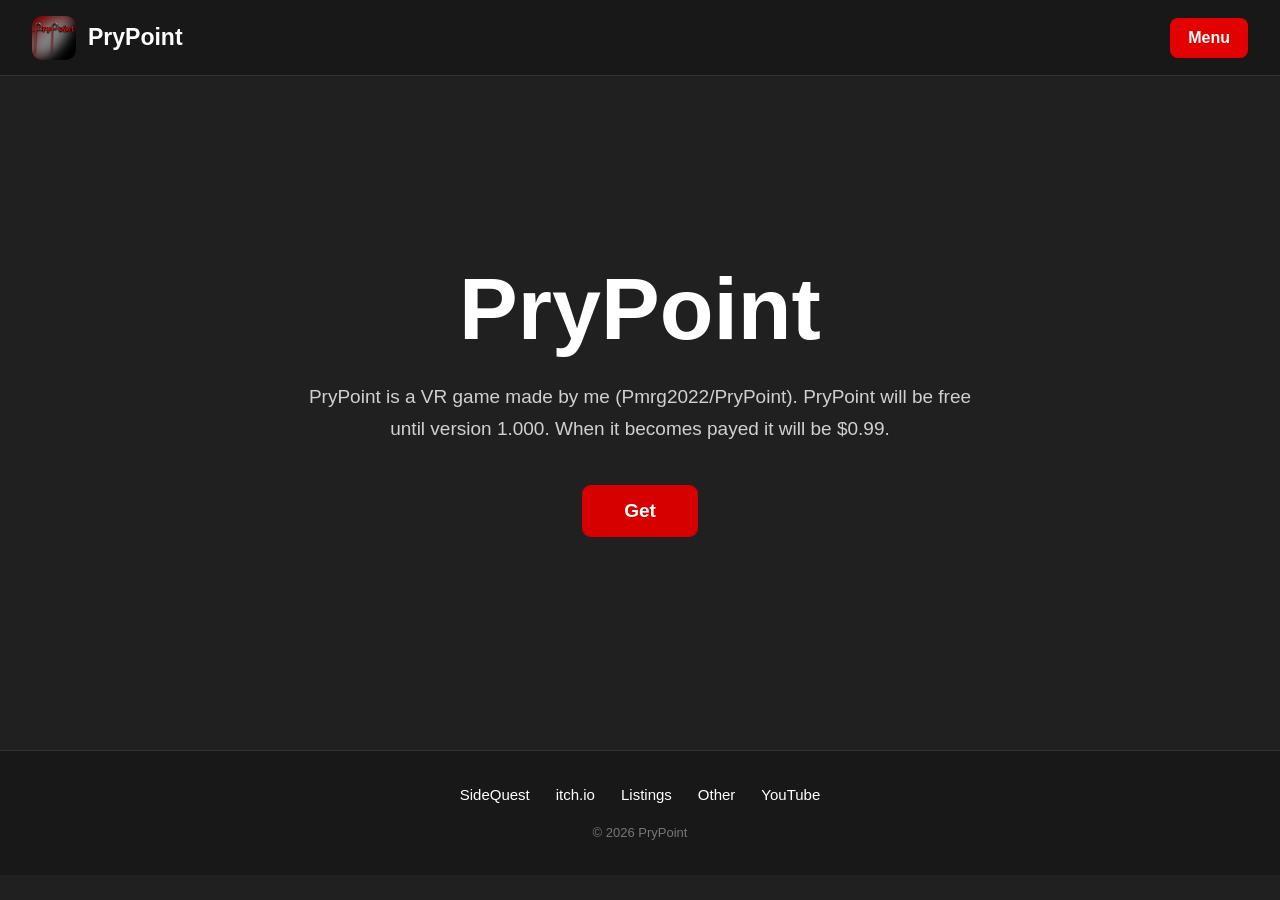
<file: index.html>
<!DOCTYPE html>
<html lang="en">
<head>
    <meta charset="UTF-8">
    <meta name="viewport" content="width=device-width, initial-scale=1.0">

    <title>PryPoint</title>

    <link rel="stylesheet" href="style.css">
</head>

<body>

    <!-- Top Bar -->
    <header class="topbar">

        <a href="index.html" class="brand">
            <img src="prypoint-logo.jpg" alt="PryPoint logo">
            <span>PryPoint</span>
        </a>

        <button class="menu-button" id="menuButton">
            Menu
        </button>

    </header>


    <!-- Main Content -->
    <main>

        <section class="hero">

            <div class="hero-content">

                <h1>PryPoint</h1>

                <p class="summary">
                    PryPoint is a VR game made by me (Pmrg2022/PryPoint).
                    
                    PryPoint will be free until version 1.000. 
                    
                    When it becomes payed it will be $0.99.
                </p>

                <a href="listings.html" class="get-button">
                    Get
                </a>

            </div>

        </section>

    </main>


    <!-- Footer -->
    <footer>

        <div class="footer-links">

            <a href="https://sidequestvr.com/app/62253/prypoint" target="_blank">SideQuest</a>
            <a href="https://prypoint.itch.io/prypoint" target="_blank">itch.io</a>
            <a href="listings.html">Listings</a>
            <a href="https://sidequestvr.com/group/5372">Other</a>
            <a href="https://www.youtube.com/@PryPoint" target="_blank">YouTube</a>

        </div>

        <p class="copyright">
            © 2026 PryPoint
        </p>

    </footer>


    <!-- Menu -->
    <div class="menu-panel" id="menuPanel">

        <div class="menu-content">

            <button class="close-button" id="closeButton">
                ×
            </button>

            <a href="index.html">Home</a>
            <a href="listings.html">Listings</a>
            <a href="about.html">About</a>
            <a href="updates.html">Updates</a>

        </div>

    </div>


    <script src="script.js"></script>

</body>
</html>
</file>
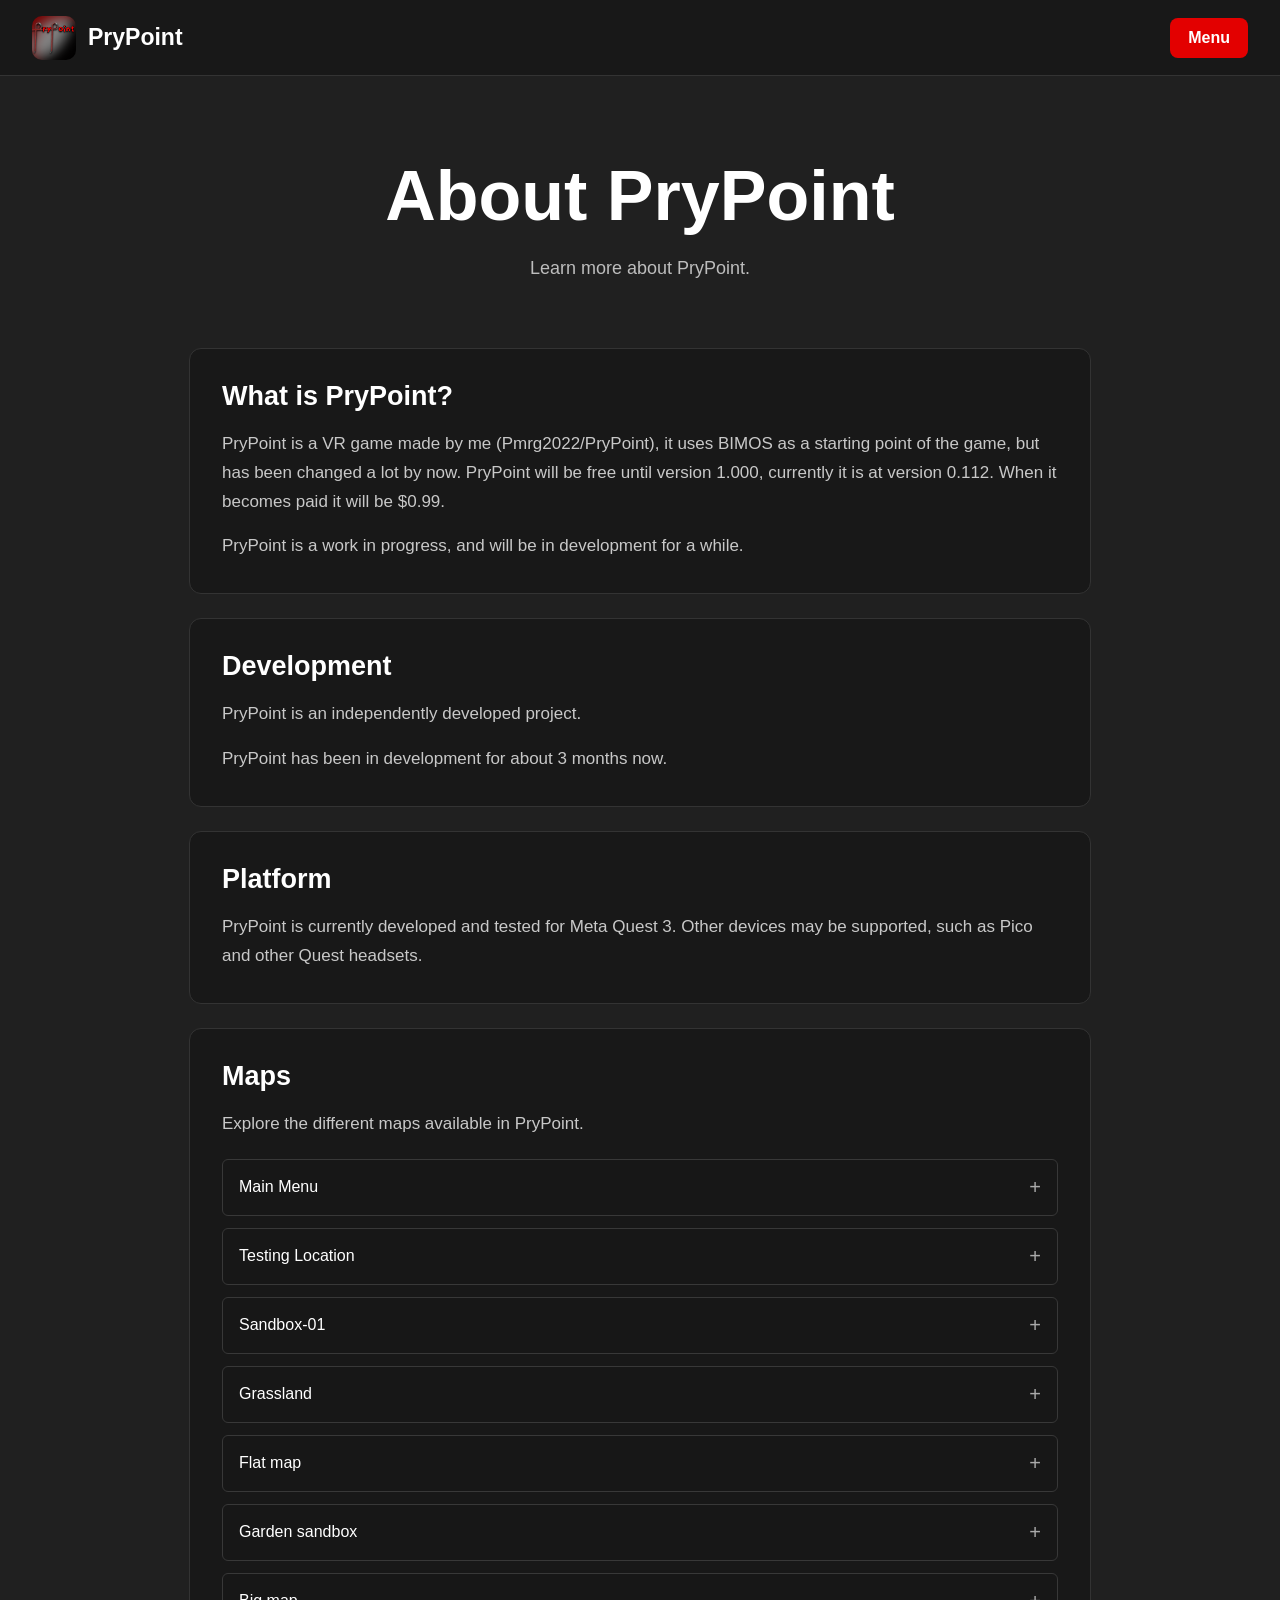
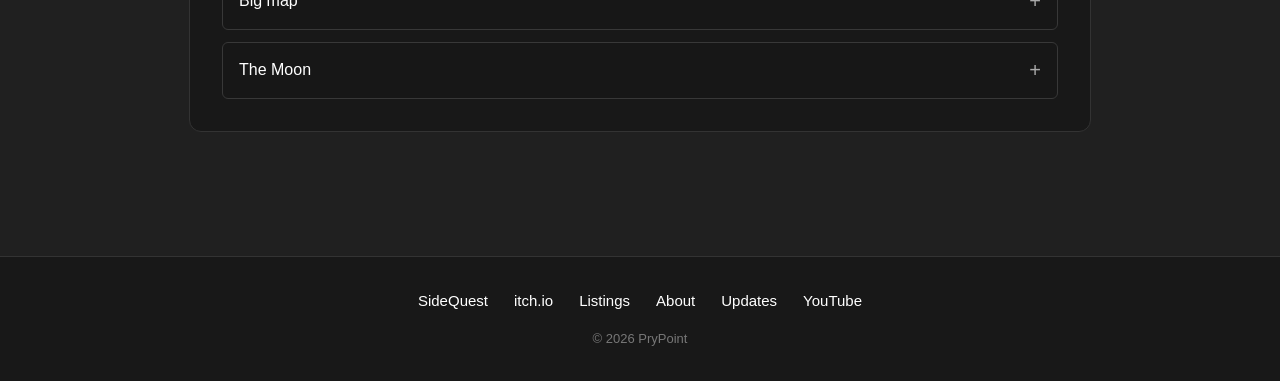
<file: about.html>
<!DOCTYPE html>
<html lang="en">
<head>
    <meta charset="UTF-8">
    <meta name="viewport" content="width=device-width, initial-scale=1.0">

    <title>About - PryPoint</title>

    <link rel="stylesheet" href="style.css">
</head>

<body>

    <!-- Top Bar -->
    <header class="topbar">

        <a href="index.html" class="brand">
            <img src="prypoint-logo.jpg" alt="PryPoint logo">
            <span>PryPoint</span>
        </a>

        <button class="menu-button" id="menuButton">
            Menu
        </button>

    </header>


    <!-- Main Content -->
    <main class="about-main">

        <section class="page-heading">

            <h1>About PryPoint</h1>

            <p>
            Learn more about PryPoint.
            </p>
            
        </section>


        <!-- About -->
        <section class="about-section">

            <h2>What is PryPoint?</h2>

            <p>
                PryPoint is a VR game made by me (Pmrg2022/PryPoint), it uses BIMOS as a starting point of the game, but has been changed a lot by now. PryPoint will be free until version 1.000, currently it is at version 0.112. When it becomes paid it will be $0.99.
            </p>
    
            <p>
                PryPoint is a work in progress, and will be in development for a while.
            </p>

        </section>


        <!-- Development -->
        <section class="about-section">

            <h2>Development</h2>

            <p>
                PryPoint is an independently developed project.
            </p>

            <p>
                PryPoint has been in development for about 3 months now.
            </p>

        </section>


        <!-- Platform -->
        <section class="about-section">
    
            <h2>Platform</h2>
    
            <p>
                PryPoint is currently developed and tested for Meta Quest 3. Other devices may be supported, such as Pico and other Quest headsets.
            </p>

        </section>


    
        <!-- Maps -->
        <section class="about-section">

            <h2>Maps</h2>

            <p>
                Explore the different maps available in PryPoint.
            </p>

            <div class="map-gallery">

                <details class="map-dropdown">
                    <summary>Main Menu</summary>
                    <div class="map-content">
                        <div class="map-images">
                            <img src="images/main-menu-1.JPG" alt="Main Menu screenshot 1">
                            <img src="images/main-menu-2.JPG" alt="Main Menu screenshot 2">
                            <img src="images/main-menu-3.JPG" alt="Main Menu screenshot 3">
                            <img src="images/main-menu-4.JPG" alt="Main Menu screenshot 4">
                        </div>
                    </div>
                </details>

                <details class="map-dropdown">
                    <summary>Testing Location</summary>
                    <div class="map-content">
                        <div class="map-images">
                            <img src="images/testing-location-1.JPG" alt="Testing Location screenshot 1">
                            <img src="images/testing-location-2.JPG" alt="Testing Location screenshot 2">
                        </div>
                    </div>
                </details>

                <details class="map-dropdown">
                    <summary>Sandbox-01</summary>
                    <div class="map-content">
                        <div class="map-images">
                            <img src="images/sandbox-01-1.JPG" alt="Sandbox-01 screenshot 1">
                            <img src="images/sandbox-01-2.JPG" alt="Sandbox-01 screenshot 2">
                            <img src="images/sandbox-01-3.JPG" alt="Sandbox-01 screenshot 3">
                        </div>
                    </div>
                </details>

                <details class="map-dropdown">
                    <summary>Grassland</summary>
                    <div class="map-content">
                        <div class="map-images">
                            <img src="images/grassland-1.JPG" alt="Grassland screenshot 1">
                            <img src="images/grassland-2.JPG" alt="Grassland screenshot 2">
                            <img src="images/grassland-3.JPG" alt="Grassland screenshot 3">
                        </div>
                    </div>
                </details>

                <details class="map-dropdown">
                    <summary>Flat map</summary>
                    <div class="map-content">
                        <div class="map-images">
                            <img src="images/flat-map-1.JPG" alt="Flat map screenshot 1">
                            <img src="images/flat-map-2.JPG" alt="Flat map screenshot 2">
                        </div>
                    </div>
                </details>

                <details class="map-dropdown">
                    <summary>Garden sandbox</summary>
                    <div class="map-content">
                        <div class="map-images">
                            <img src="images/garden-sandbox-1.JPG" alt="Garden sandbox screenshot 1">
                            <img src="images/garden-sandbox-2.JPG" alt="Garden sandbox screenshot 2">
                            <img src="images/garden-sandbox-3.JPG" alt="Garden sandbox screenshot 3">
                            <img src="images/garden-sandbox-4.JPG" alt="Garden sandbox screenshot 4">
                        </div>
                    </div>
                </details>

                <details class="map-dropdown">
                    <summary>Big map</summary>
                    <div class="map-content">
                        <div class="map-images">
                            <img src="images/big-map-1.JPG" alt="Big map screenshot 1">
                            <img src="images/big-map-2.JPG" alt="Big map screenshot 2">
                            <img src="images/big-map-3.JPG" alt="Big map screenshot 3">
                            <img src="images/big-map-4.JPG" alt="Big map screenshot 4">
                            <img src="images/big-map-5.JPG" alt="Big map screenshot 5">
                            <img src="images/big-map-6.JPG" alt="Big map screenshot 6">
                        </div>
                    </div>
                </details>

                <details class="map-dropdown">
                    <summary>The Moon</summary>
                    <div class="map-content">
                        <div class="map-images">
                            <img src="images/the-moon-1.JPG" alt="The Moon screenshot 1">
                            <img src="images/the-moon-2.JPG" alt="The Moon screenshot 2">
                            <img src="images/the-moon-3.JPG" alt="The Moon screenshot 3">
                            <img src="images/the-moon-4.JPG" alt="The Moon screenshot 4">
                        </div>
                    </div>
                </details>

            </div>

        </section>

</main>



    <!-- Footer -->
    <footer>

        <div class="footer-links">

            <a href="https://sidequestvr.com/app/62253/prypoint" target="_blank">SideQuest</a>
            <a href="https://prypoint.itch.io/prypoint" target="_blank">itch.io</a>
            <a href="listings.html">Listings</a>
            <a href="about.html">About</a>
            <a href="updates.html">Updates</a>
            <a href="youtube.com/@PryPoint" target="_blank">YouTube</a>

        </div>

        <p class="copyright">
            © 2026 PryPoint
        </p>

    </footer>


    <!-- Menu -->
    <div class="menu-panel" id="menuPanel">

        <div class="menu-content">

            <button class="close-button" id="closeButton">
                ×
            </button>

            <a href="index.html">Home</a>
            <a href="listings.html">Listings</a>
            <a href="about.html">About</a>
            <a href="updates.html">Updates</a>

        </div>

    </div>


    <script src="script.js"></script>

</body>
</html>
</file>
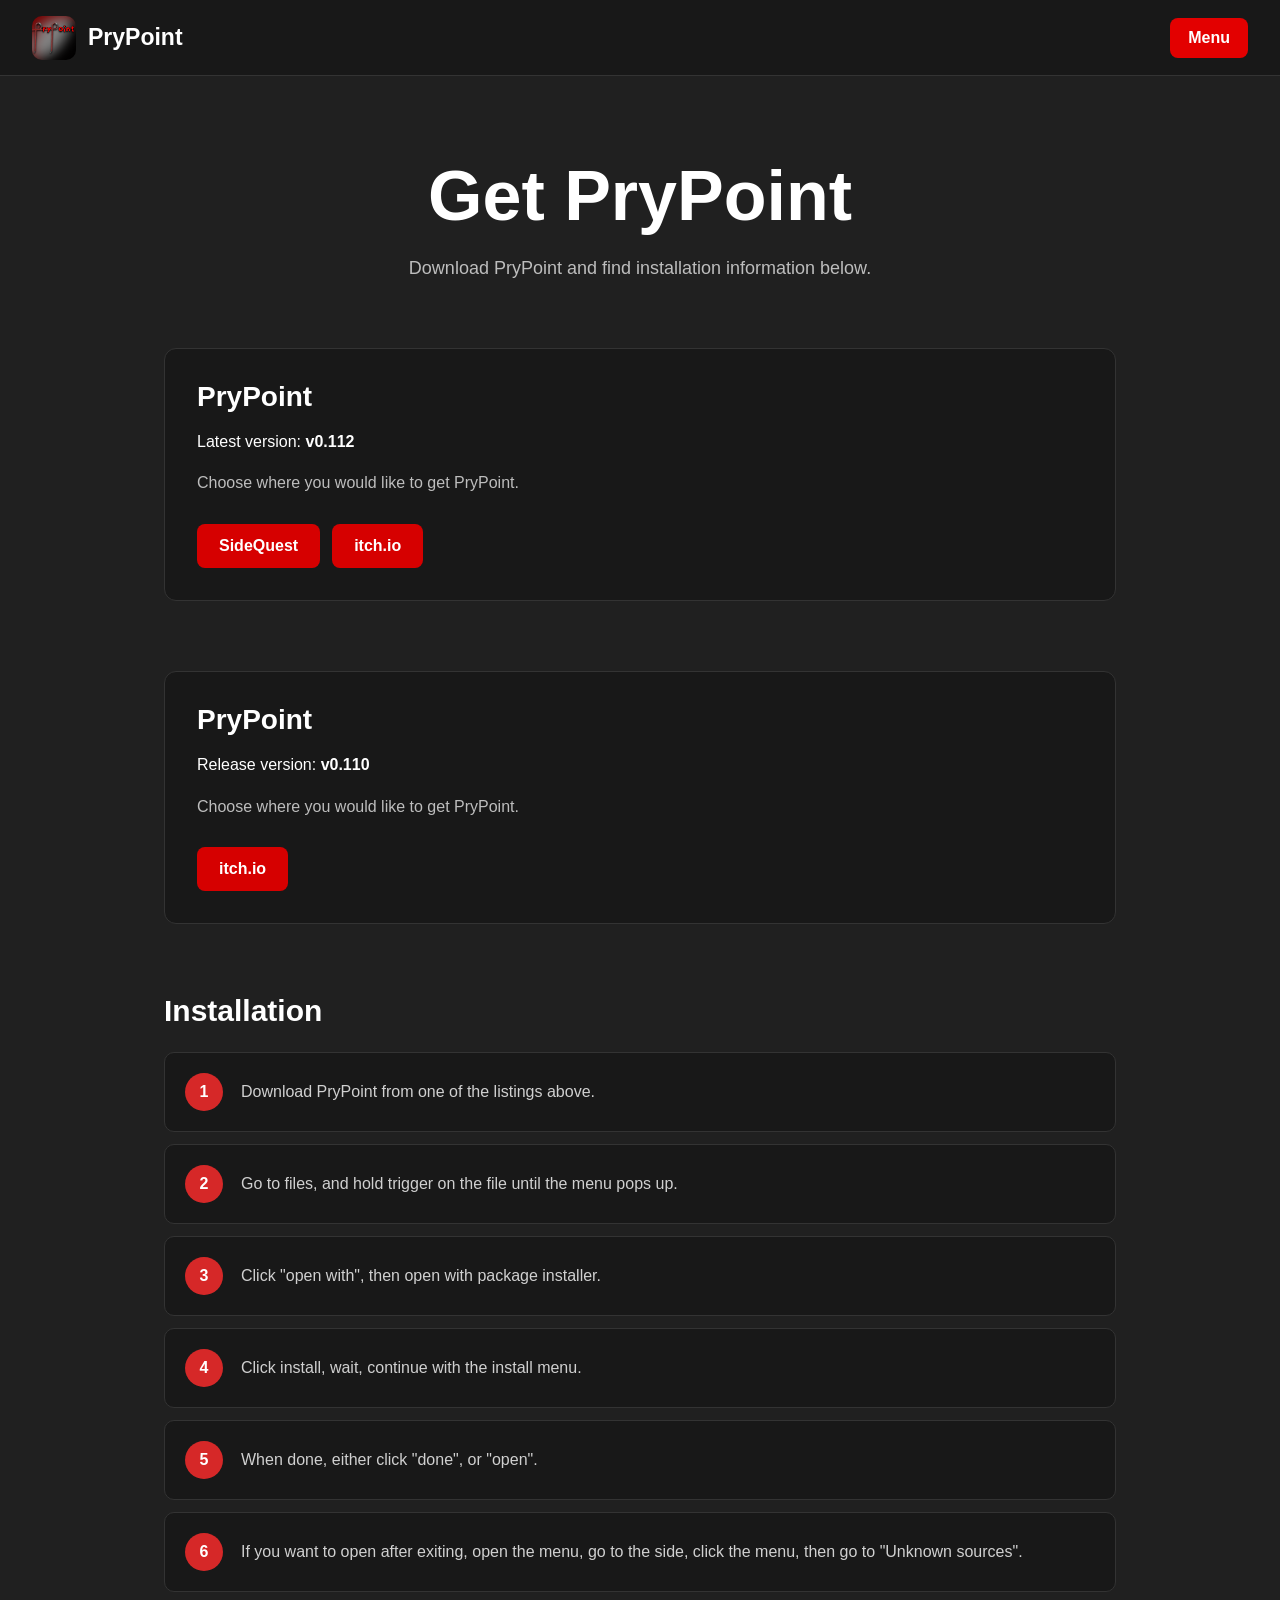
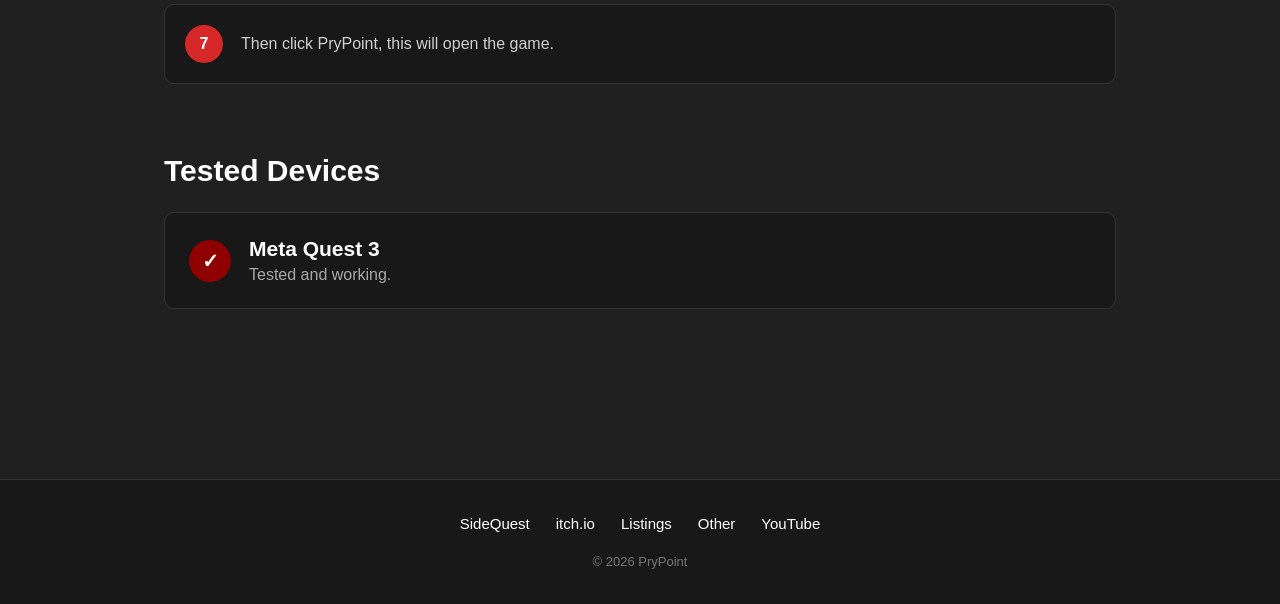
<file: listings.html>
<!DOCTYPE html>
<html lang="en">
<head>
    <meta charset="UTF-8">
    <meta name="viewport" content="width=device-width, initial-scale=1.0">

    <title>Get PryPoint</title>

    <link rel="stylesheet" href="style.css">
</head>

<body>

    <!-- Top Bar -->
    <header class="topbar">

        <a href="index.html" class="brand">
            <img src="prypoint-logo.jpg" alt="PryPoint logo">
            <span>PryPoint</span>
        </a>

        <button class="menu-button" id="menuButton">
            Menu
        </button>

    </header>


    <!-- Main Content -->
    <main class="listings-main">

        <section class="page-heading">

            <h1>Get PryPoint</h1>

            <p>
                Download PryPoint and find installation information below.
            </p>

        </section>


        <!-- Download Listing -->
        <section class="listing-section">

            <div class="listing-card">

                <h2>PryPoint</h2>

                <p class="version">
                    Latest version: <strong>v0.112</strong>
                </p>

                <p>
                    Choose where you would like to get PryPoint.
                </p>

                <div class="listing-buttons">

                    <a
                        href="https://sidequestvr.com/app/62253/prypoint"
                        class="download-button"
                        target="_blank"
                    >
                        SideQuest
                    </a>

                    <a
                        href="https://prypoint.itch.io/prypoint"
                        class="download-button"
                        target="_blank"
                    >
                        itch.io
                    </a>

                </div>

            </div>

        </section>
        
        <section class="listing-section">

            <div class="listing-card">

                <h2>PryPoint</h2>

                <p class="version">
                    Release version: <strong>v0.110</strong>
                </p>

                <p>
                    Choose where you would like to get PryPoint.
                </p>

                <div class="listing-buttons">

                    <a
                        href="https://prypoint.itch.io/prypoint"
                        class="download-button"
                        target="_blank"
                    >
                        itch.io
                    </a>

                </div>

            </div>

        </section>


        <!-- Installation -->
        <section class="info-section">

            <h2>Installation</h2>

            <div class="info-block">

                <div class="step">
                    <span>1</span>

                    <p>
                        Download PryPoint from one of the listings above.
                    </p>
                </div>


                <div class="step">
                    <span>2</span>

                    <p>
                        Go to files, and hold trigger on the file until the menu pops up.
                    </p>
                </div>


                <div class="step">
                    <span>3</span>

                    <p>
                        Click "open with", then open with package installer.
                    </p>
                </div>
              
                <div class="step">
                    <span>4</span>

                    <p>
                        Click install, wait, continue with the install menu.
                    </p>
                </div>
              
                <div class="step">
                    <span>5</span>

                    <p>
                        When done, either click "done", or "open".
                    </p>
                </div>
                
                <div class="step">
                    <span>6</span>

                    <p>
                        If you want to open after exiting, open the menu, go to the side, click the menu, then go to "Unknown sources".
                    </p>
                </div>
              
                <div class="step">
                    <span>7</span>

                    <p>
                        Then click PryPoint, this will open the game.
                    </p>
                </div>

            </div>

        </section>


        <!-- Tested Devices -->
        <section class="info-section">

            <h2>Tested Devices</h2>

            <div class="device-card">

                <div class="device-status">
                    ✓
                </div>

                <div>
                    <h3>Meta Quest 3</h3>

                    <p>
                        Tested and working.
                    </p>
                </div>

            </div>

        </section>

    </main>


    <!-- Footer -->
    <footer>

        <div class="footer-links">

            <a href="https://sidequestvr.com/app/62253/prypoint" target="_blank">SideQuest</a>
            <a href="https://prypoint.itch.io/prypoint" target="_blank">itch.io</a>
            <a href="listings.html">Listings</a>
            <a href="https://sidequestvr.com/group/5372">Other</a>
            <a href="https://www.youtube.com/@PryPoint" target="_blank">YouTube</a>

        </div>

        <p class="copyright">
            © 2026 PryPoint
        </p>

    </footer>


    <!-- Menu -->
    <div class="menu-panel" id="menuPanel">

        <div class="menu-content">

            <button class="close-button" id="closeButton">
                ×
            </button>

            <a href="index.html">Home</a>
            <a href="listings.html">Listings</a>
            <a href="about.html">About</a>
            <a href="updates.html">Updates</a>

        </div>

    </div>


    <script src="script.js"></script>

</body>
</html>
</file>
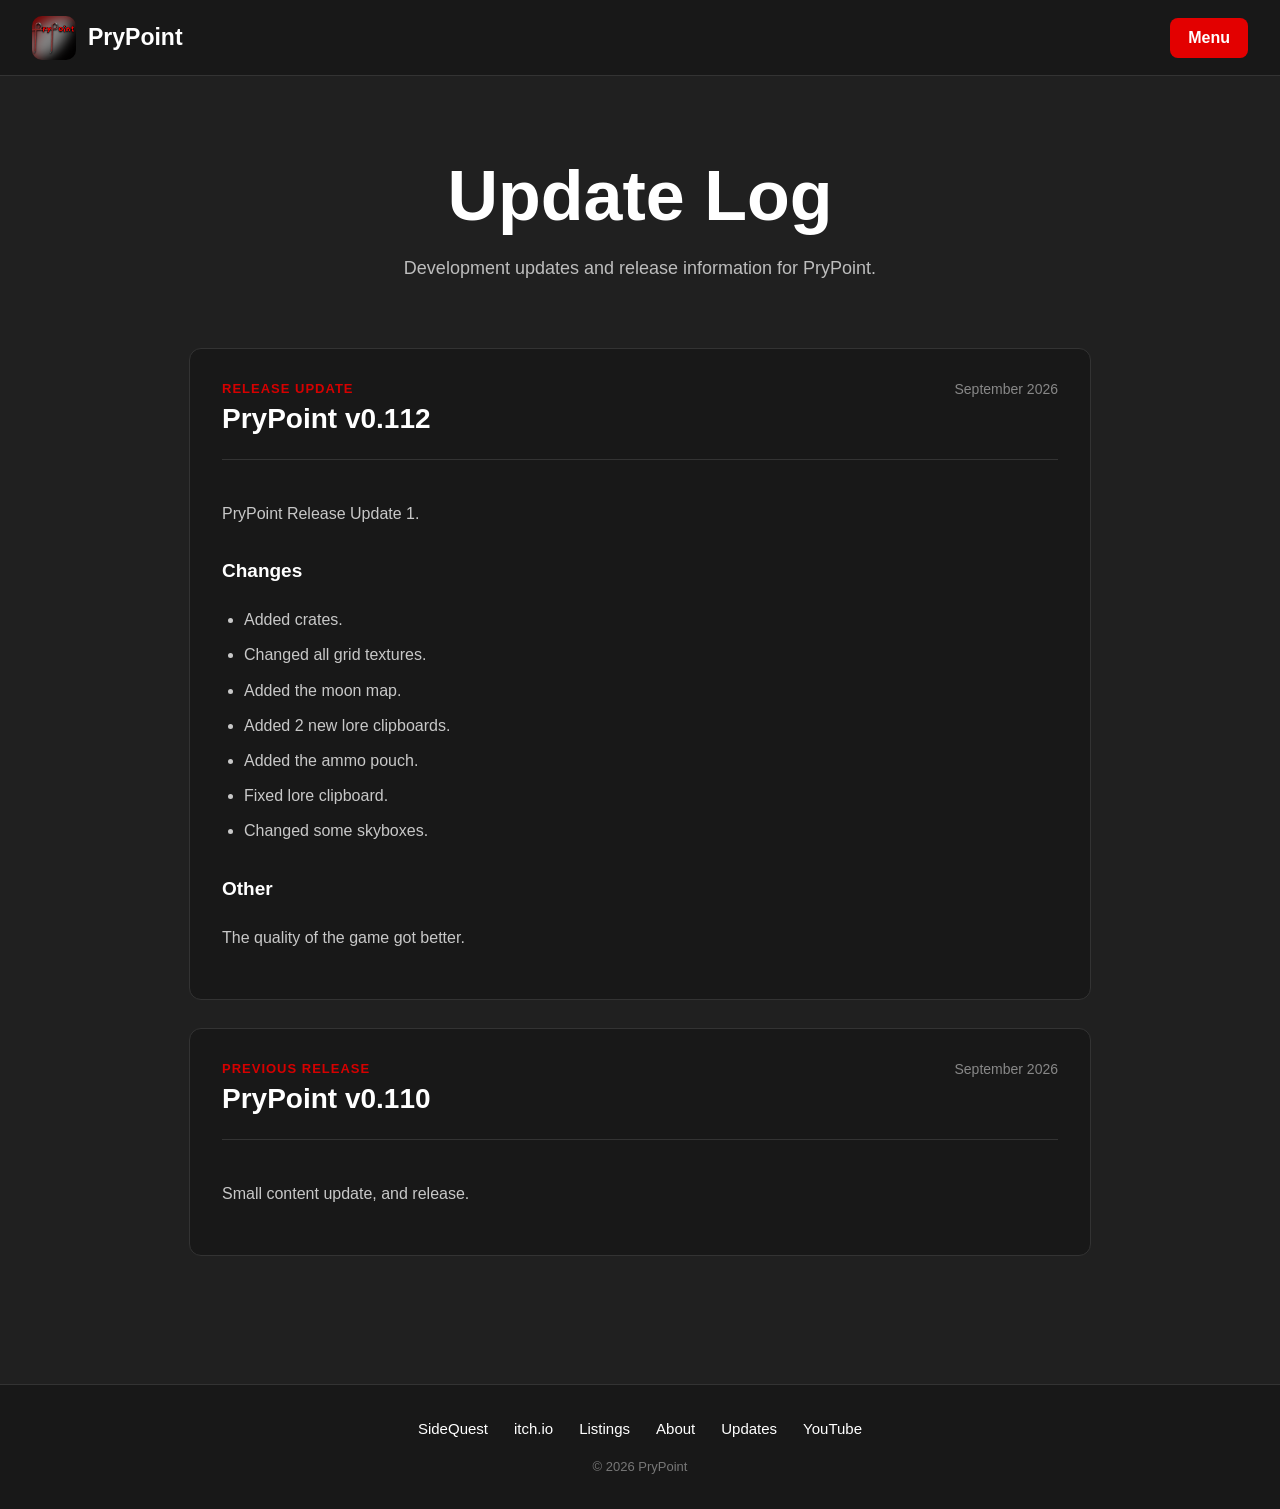
<file: updates.html>
<!DOCTYPE html>
<html lang="en">
<head>
    <meta charset="UTF-8">
    <meta name="viewport" content="width=device-width, initial-scale=1.0">

    <title>Updates - PryPoint</title>

    <link rel="stylesheet" href="style.css">
</head>

<body>

    <!-- Top Bar -->
    <header class="topbar">

        <a href="index.html" class="brand">
            <img src="prypoint-logo.jpg" alt="PryPoint logo">
            <span>PryPoint</span>
        </a>

        <button class="menu-button" id="menuButton">
            Menu
        </button>

    </header>


    <!-- Main Content -->
    <main class="updates-main">

        <section class="page-heading">

            <h1>Update Log</h1>

            <p>
                Development updates and release information for PryPoint.
            </p>

        </section>


        <!-- Release Update 1 -->
        <article class="update-card">

            <div class="update-header">

                <div>
                    <p class="update-label">
                        Release Update
                    </p>

                    <h2>PryPoint v0.112</h2>
                </div>

                <span class="update-date">
                    September 2026
                </span>

            </div>


            <div class="update-content">

                <p>
                    PryPoint Release Update 1.
                    <!-- Add your own description here. -->
                </p>


                <h3>Changes</h3>

                <ul>
                    <li>Added crates.</li>
                    <li>Changed all grid textures.</li>
                    <li>Added the moon map.</li>
                    <li>Added 2 new lore clipboards.</li>
                    <li>Added the ammo pouch.</li>
                    <li>Fixed lore clipboard.</li>
                    <li>Changed some skyboxes.</li>
                </ul>


                <h3>Other</h3>

                <p>
                    The quality of the game got better.
                </p>

            </div>

        </article>


        <!-- Older Update -->
        <article class="update-card">

            <div class="update-header">

                <div>
                    <p class="update-label">
                        Previous Release
                    </p>

                    <h2>PryPoint v0.110</h2>
                </div>

                <span class="update-date">
                    September 2026
                </span>

            </div>


            <div class="update-content">

                <p>
                    Small content update, and release.
                </p>

            </div>

        </article>

    </main>


    <!-- Footer -->
    <footer>

        <div class="footer-links">

            <a href="https://sidequestvr.com/app/62253/prypoint" target="_blank">SideQuest</a>
            <a href="https://prypoint.itch.io/prypoint" target="_blank">itch.io</a>
            <a href="listings.html">Listings</a>
            <a href="about.html">About</a>
            <a href="updates.html">Updates</a>
            <a href="youtube.com/@PryPoint" target="_blank">YouTube</a>

        </div>

        <p class="copyright">
            © 2026 PryPoint
        </p>

    </footer>


    <!-- Menu -->
    <div class="menu-panel" id="menuPanel">

        <div class="menu-content">

            <button class="close-button" id="closeButton">
                ×
            </button>

            <a href="index.html">Home</a>
            <a href="listings.html">Listings</a>
            <a href="about.html">About</a>
            <a href="updates.html">Updates</a>

        </div>

    </div>


    <script src="script.js"></script>

</body>
</html>
</file>
<file: style.css>
/* -------------------------
   General
------------------------- */

* {
    box-sizing: border-box;
}

html {
    scroll-behavior: smooth;
}

body {
    margin: 0;

    background: #202020;
    color: white;

    font-family:
        Arial,
        Helvetica,
        sans-serif;
}


/* -------------------------
   Top Bar
------------------------- */

.topbar {
    height: 76px;

    background: #181818;

    display: flex;
    align-items: center;
    justify-content: space-between;

    padding: 0 32px;

    border-bottom: 1px solid #333;
}


/* Logo + Name */

.brand {
    display: flex;
    align-items: center;

    gap: 12px;

    color: white;
    text-decoration: none;

    font-size: 23px;
    font-weight: 700;
}

.brand img {
    width: 44px;
    height: 44px;

    object-fit: cover;

    border-radius: 10px;
}


/* Menu Button */

.menu-button {
    background: #E30000;
    color: white;

    border: none;
    border-radius: 8px;

    padding: 11px 18px;

    font-size: 16px;
    font-weight: 600;

    cursor: pointer;
}

.menu-button:hover {
    background: #9C0000;
}


/* -------------------------
   Main
------------------------- */

main {
    min-height: calc(100vh - 76px - 150px);
}


/* Hero */

.hero {
    min-height: 650px;

    display: flex;
    align-items: center;
    justify-content: center;

    padding: 80px 24px;
}

.hero-content {
    width: 100%;
    max-width: 850px;

    text-align: center;
}


/* Heading */

.hero h1 {
    margin: 0 0 28px;

    font-size: clamp(48px, 8vw, 88px);
    line-height: 1;

    font-weight: 800;
}


/* Summary */

.summary {
    max-width: 700px;

    margin: 0 auto 40px;

    color: #d0d0d0;

    font-size: 19px;
    line-height: 1.7;
}


/* Get Button */

.get-button {
    display: inline-block;

    background: #D60000;
    color: white;

    text-decoration: none;

    padding: 15px 42px;

    border-radius: 9px;

    font-size: 19px;
    font-weight: 700;
}

.get-button:hover {
    background: #840000;
}


/* -------------------------
   Footer
------------------------- */

footer {
    background: #181818;

    border-top: 1px solid #333;

    padding: 35px 24px;

    text-align: center;
}

.footer-links {
    display: flex;

    justify-content: center;
    flex-wrap: wrap;

    gap: 26px;

    margin-bottom: 22px;
}

.footer-links a {
    color: #ffffff;

    text-decoration: none;

    font-size: 15px;
}

.footer-links a:hover {
    color: #d62828;
}

.copyright {
    margin: 0;

    color: #777;

    font-size: 13px;
}


/* -------------------------
   Menu Panel
------------------------- */

.menu-panel {
    position: fixed;

    inset: 0;

    background: #181818;

    display: none;

    z-index: 100;
}

.menu-panel.open {
    display: block;
}

.menu-content {
    min-height: 100%;

    display: flex;
    flex-direction: column;

    align-items: center;
    justify-content: center;

    gap: 24px;

    position: relative;
}

.menu-content a {
    color: white;

    text-decoration: none;

    font-size: 28px;
    font-weight: 700;
}

.menu-content a:hover {
    color: #d60000;
}

.close-button {
    position: absolute;

    top: 25px;
    right: 32px;

    background: transparent;

    border: none;

    color: white;

    font-size: 40px;

    cursor: pointer;
}


/* -------------------------
   Mobile
------------------------- */

@media (max-width: 600px) {

    .topbar {
        padding: 0 18px;
    }

    .brand {
        font-size: 20px;
    }

    .brand img {
        width: 40px;
        height: 40px;
    }

    .hero {
        min-height: 550px;

        padding: 60px 20px;
    }

    .summary {
        font-size: 17px;
    }

    .footer-links {
        gap: 18px;
    }

}

/* -------------------------
 Listings Page
 ------------------------- */

.listings-main {
    width: 100%;
    max-width: 1000px;
    
    margin: 0 auto;
    
    padding: 80px 24px 100px;
}


/* Page Heading */

.page-heading {
    text-align: center;
    
    margin-bottom: 65px;
}

.page-heading h1 {
    margin: 0 0 18px;
    
    font-size: clamp(42px, 7vw, 70px);
}

.page-heading p {
    margin: 0;
    
    color: #bdbdbd;
    
    font-size: 18px;
    line-height: 1.6;
}


/* Sections */

.listing-section,
.info-section {
    margin-bottom: 70px;
}

.info-section h2 {
    margin: 0 0 24px;
    
    font-size: 30px;
}


/* Listing Card */

.listing-card {
    background: #181818;
    
    border: 1px solid #333;
    
    border-radius: 12px;
    
    padding: 32px;
}

.listing-card h2 {
    margin: 0 0 10px;
    
    font-size: 28px;
}

.listing-card p {
    color: #bdbdbd;
    
    line-height: 1.6;
}

.listing-card .version {
    color: white;
}


/* Download Buttons */

.listing-buttons {
    display: flex;
    
    flex-wrap: wrap;
    
    gap: 12px;
    
    margin-top: 28px;
}

.download-button {
    display: inline-block;
    
    background: #d60000;
    
    color: white;
    
    text-decoration: none;
    
    border-radius: 8px;
    
    padding: 13px 22px;
    
    font-weight: 700;
}

.download-button:hover {
    background: #b80000;
}


/* Installation */

.info-block {
    display: flex;
    flex-direction: column;
    
    gap: 12px;
}

.step {
    display: flex;
    align-items: center;
    
    gap: 18px;
    
    background: #181818;
    
    border: 1px solid #333;
    
    border-radius: 10px;
    
    padding: 20px;
}

.step span {
    flex-shrink: 0;
    
    width: 38px;
    height: 38px;
    
    display: flex;
    align-items: center;
    justify-content: center;
    
    background: #d62828;
    
    border-radius: 50%;
    
    font-weight: 700;
}

.step p {
    margin: 0;
    
    color: #d0d0d0;
    
    line-height: 1.5;
}


/* Tested Devices */

.device-card {
    display: flex;
    align-items: center;
    
    gap: 18px;
    
    background: #181818;
    
    border: 1px solid #333;
    
    border-radius: 10px;
    
    padding: 24px;
}

.device-status {
    width: 42px;
    height: 42px;
    
    display: flex;
    align-items: center;
    justify-content: center;
    
    background: #8F0000;
    
    border-radius: 50%;
    
    font-size: 20px;
    font-weight: 700;
}

.device-card h3 {
    margin: 0 0 5px;
    
    font-size: 21px;
}

.device-card p {
    margin: 0;
    
    color: #aaa;
}


/* Mobile */

@media (max-width: 600px) {
    
    .listings-main {
        padding: 55px 18px 70px;
    }
    
    .page-heading {
        margin-bottom: 45px;
    }
    
    .listing-card {
        padding: 24px;
    }
    
    .info-section {
        margin-bottom: 55px;
    }
    
    .step {
        align-items: flex-start;
    }
    
}

/* -------------------------
 Updates Page
 ------------------------- */

.updates-main,
.about-main {
    width: 100%;
    max-width: 950px;
    
    margin: 0 auto;
    
    padding: 80px 24px 100px;
}


/* Update Card */

.update-card {
    background: #181818;
    
    border: 1px solid #333;
    
    border-radius: 12px;
    
    padding: 32px;
    
    margin-bottom: 28px;
}

.update-header {
    display: flex;
    
    align-items: flex-start;
    justify-content: space-between;
    
    gap: 20px;
    
    padding-bottom: 24px;
    
    border-bottom: 1px solid #333;
}

.update-label {
    margin: 0 0 7px;
    
    color: #d60000;
    
    font-size: 13px;
    font-weight: 700;
    
    text-transform: uppercase;
    letter-spacing: 1px;
}

.update-header h2 {
    margin: 0;
    
    font-size: 28px;
}

.update-date {
    color: #888;
    
    font-size: 14px;
    
    white-space: nowrap;
}


/* Update Content */

.update-content {
    padding-top: 24px;
    
    color: #c8c8c8;
    
    line-height: 1.7;
}

.update-content h3 {
    margin-top: 28px;
    
    color: white;
    
    font-size: 19px;
}

.update-content ul {
    padding-left: 22px;
}

.update-content li {
    margin-bottom: 8px;
}


/* -------------------------
 About Page
 ------------------------- */

.about-section {
    background: #181818;
    
    border: 1px solid #333;
    
    border-radius: 12px;
    
    padding: 32px;
    
    margin-bottom: 24px;
}

.about-section h2 {
    margin: 0 0 18px;
    
    font-size: 27px;
}

.about-section p {
    margin: 0 0 16px;
    
    color: #c8c8c8;
    
    font-size: 17px;
    
    line-height: 1.7;
}

.about-section p:last-child {
    margin-bottom: 0;
}


/* -------------------------
 Updates + About Mobile
 ------------------------- */

@media (max-width: 600px) {
    
    .updates-main,
    .about-main {
        padding: 55px 18px 70px;
    }
    
    .update-card,
    .about-section {
        padding: 24px;
    }
    
    .update-header {
        flex-direction: column;
    }
    
    .update-date {
        white-space: normal;
    }
    
}


/* Map Gallery */

.map-gallery {
    display: flex;
    flex-direction: column;
    gap: 12px;
    margin-top: 20px;
}

.map-dropdown {
    border: 1px solid #383838;
    background: #171717;
    border-radius: 6px;
    overflow: hidden;
}

.map-dropdown summary {
    padding: 16px;
    cursor: pointer;
    color: white;
    font-size: 16px;
    list-style: none;
    display: flex;
    justify-content: space-between;
    align-items: center;
}

.map-dropdown summary::-webkit-details-marker {
    display: none;
}

.map-dropdown summary::after {
    content: "+";
    color: #aaa;
    font-size: 20px;
}

.map-dropdown[open] summary::after {
    content: "−";
}

.map-dropdown summary:hover {
    background: #222;
}

.map-content {
    padding: 0 16px 16px;
}

/* Multiple screenshots */

.map-images {
    display: grid;
    grid-template-columns: repeat(auto-fit, minmax(220px, 1fr));
    gap: 12px;
}

.map-images img {
    display: block;
    width: 100%;
    height: auto;
    max-height: 400px;
    object-fit: contain;
    border-radius: 16px;
    background: #101010;
}
</file>
